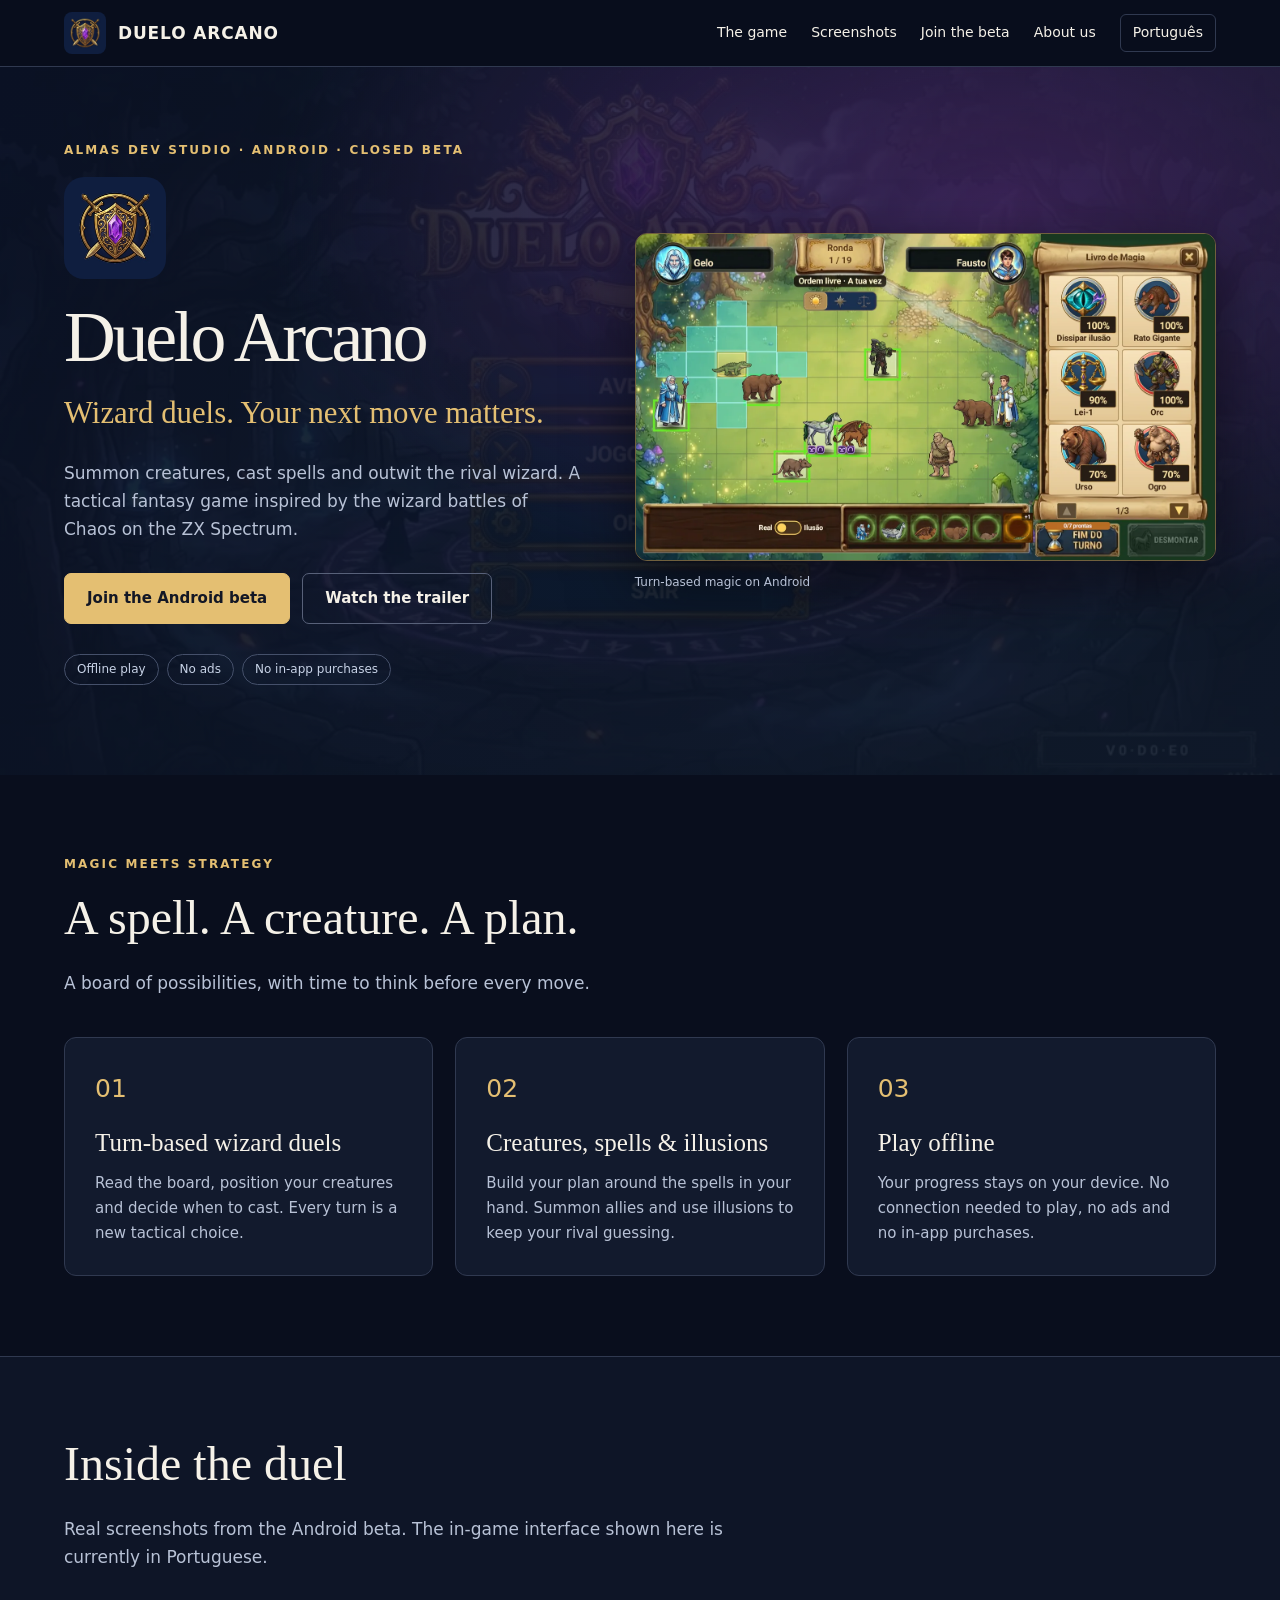
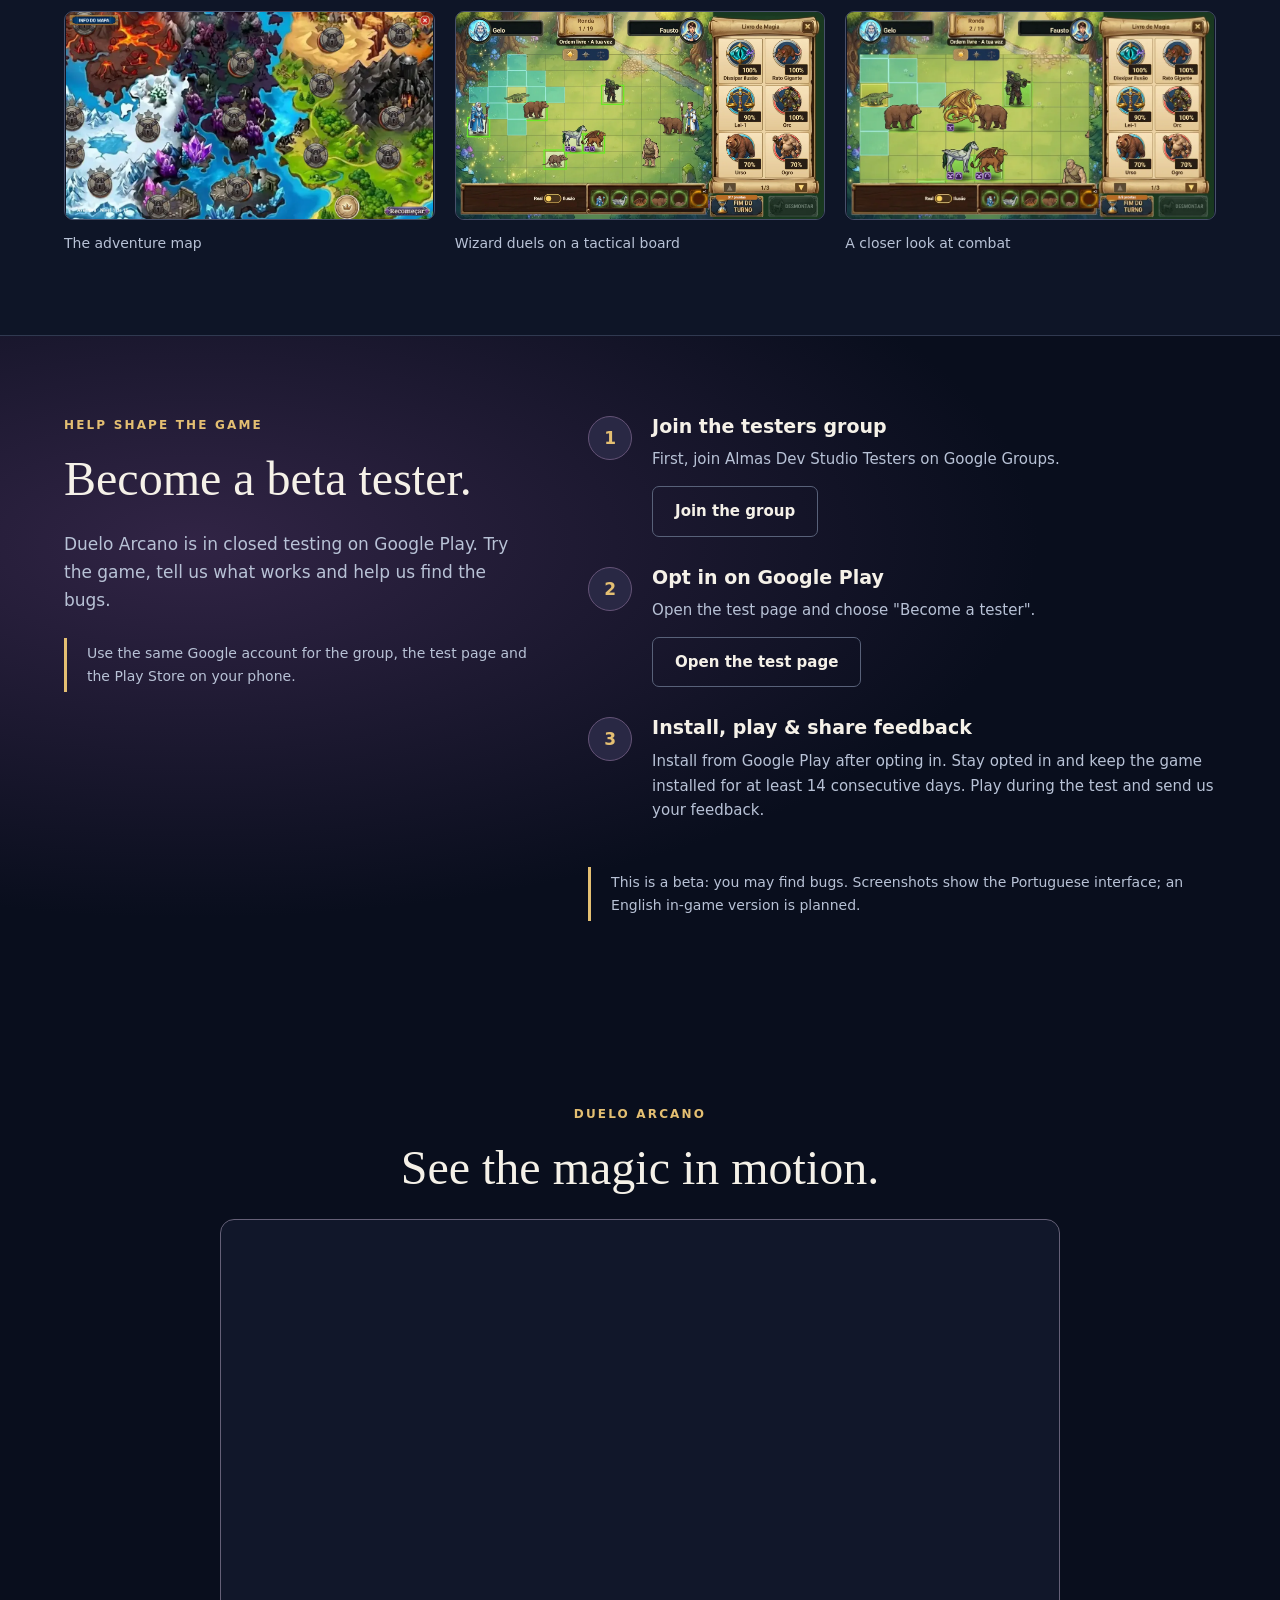
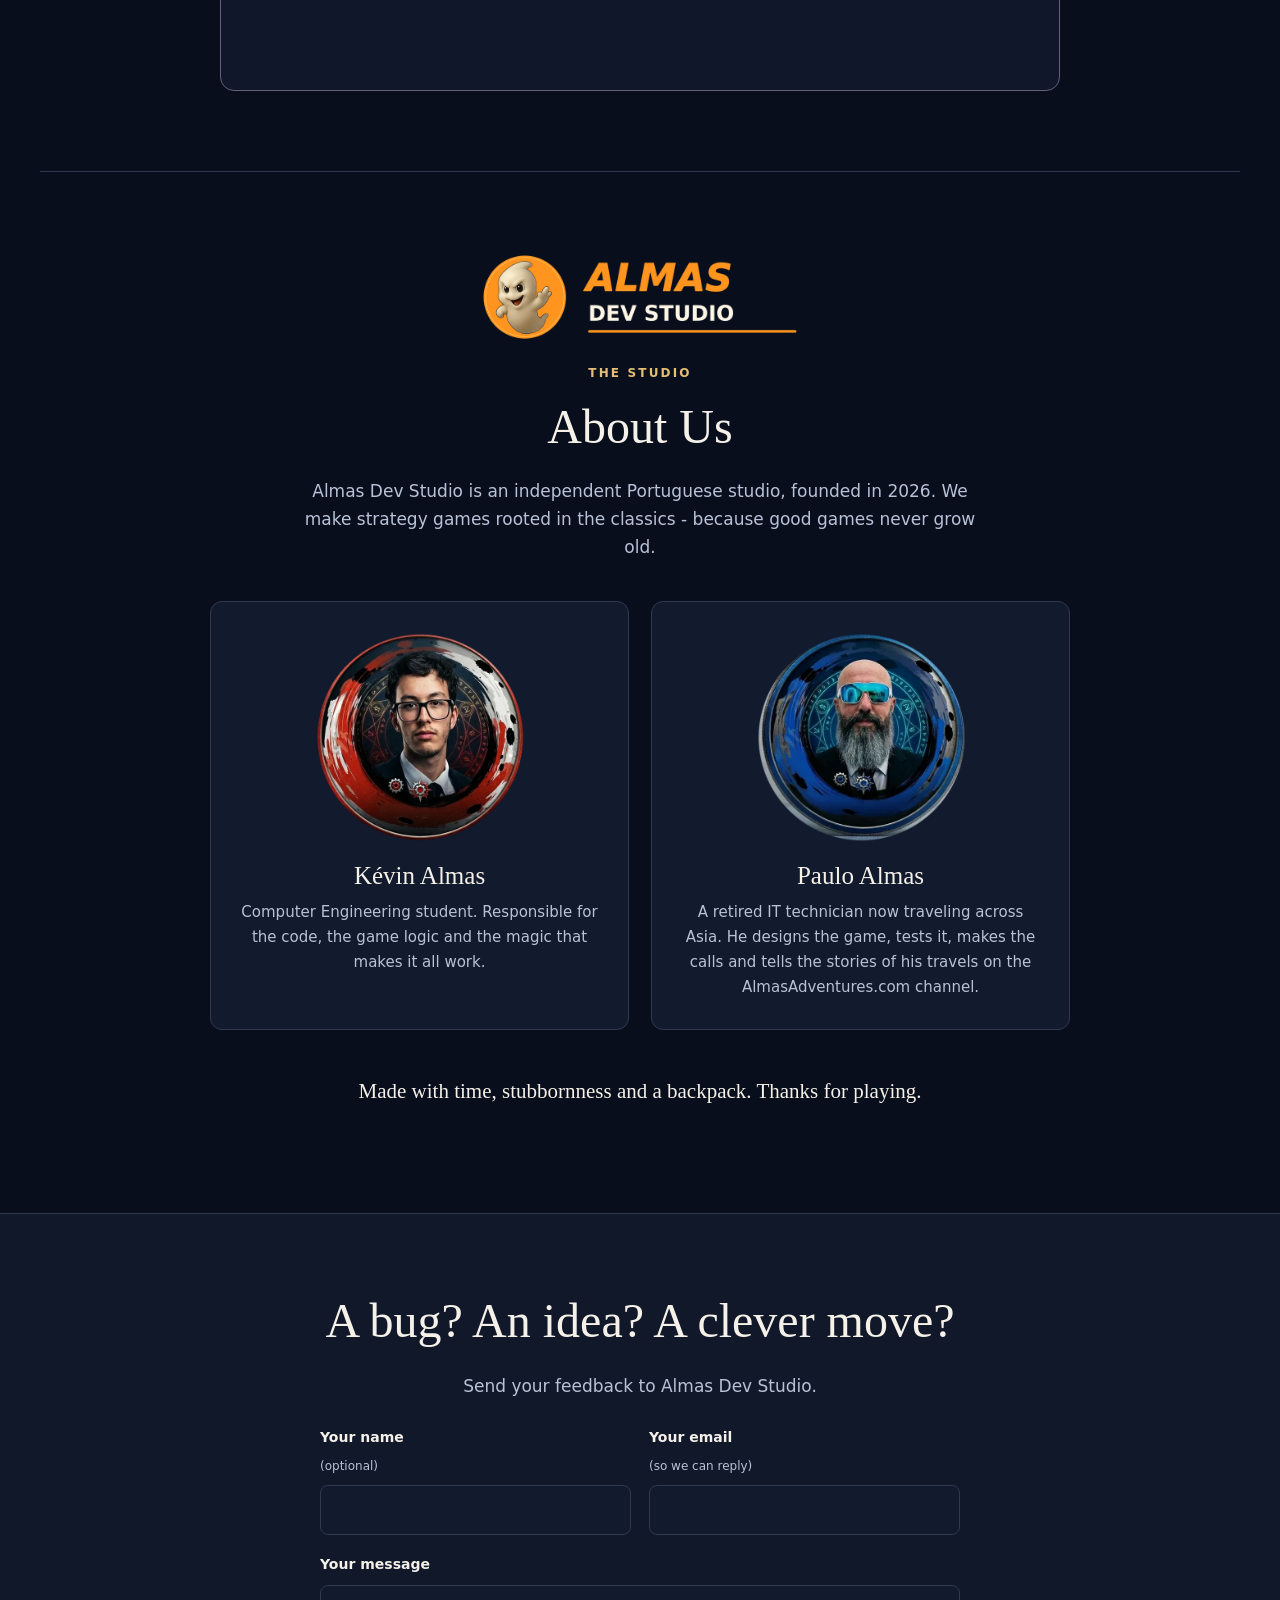
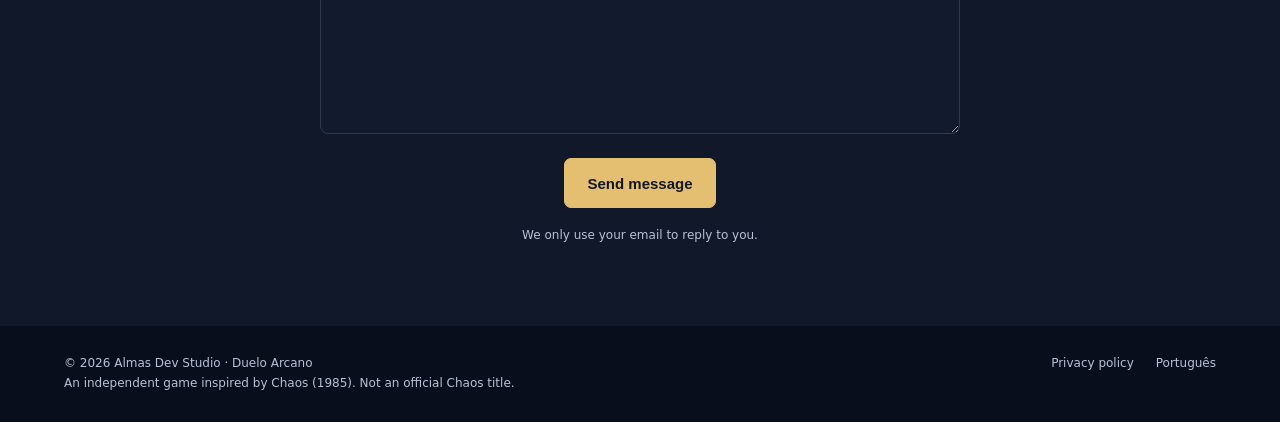
<file: index.html>
<!doctype html><html lang="en"><head><meta charset="utf-8"><meta name="viewport" content="width=device-width,initial-scale=1"><title>Duelo Arcano | Almas Dev Studio</title><meta name="description" content="Turn-based wizard duels for Android. Offline, no ads, no in-app purchases. Join the Duelo Arcano closed beta."><meta property="og:title" content="Duelo Arcano | Almas Dev Studio"><meta property="og:description" content="Turn-based wizard duels for Android. Offline, no ads, no in-app purchases. Join the Duelo Arcano closed beta."><meta property="og:image" content="https://almasadventures.com/duelo-arcano/assets/board.webp"><meta name="theme-color" content="#090e1d"><link rel="icon" href="assets/icon.webp"><link rel="stylesheet" href="style.css?v=20261013"><link rel="alternate" hreflang="en" href="https://almasadventures.com/duelo-arcano/"><link rel="alternate" hreflang="pt" href="https://almasadventures.com/duelo-arcano/pt.html"></head><body>
<header><div class="nav"><a class="brand" href="#top"><img src="assets/icon.webp" alt="" width="42" height="42">DUELO ARCANO</a><nav aria-label="Navigation"><a class="sectionlink" href="#game">The game</a><a class="sectionlink" href="#screens">Screenshots</a><a class="sectionlink" href="#beta">Join the beta</a><a class="sectionlink" href="#about">About us</a><a class="lang" href="pt.html" lang="pt">Português</a></nav></div></header>
<main id="top"><section class="hero"><div class="wrap"><div class="intro"><p class="eyebrow">Almas Dev Studio · Android · Closed beta</p><img class="crest" src="assets/icon.webp" alt="Duelo Arcano" width="102" height="102"><h1>Duelo Arcano<span>Wizard duels. Your next move matters.</span></h1><p>Summon creatures, cast spells and outwit the rival wizard. A tactical fantasy game inspired by the wizard battles of Chaos on the ZX Spectrum.</p><div class="actions"><a class="btn" href="#beta">Join the Android beta</a><a class="btn secondary" href="#trailer">Watch the trailer</a></div><div class="tags"><span>Offline play</span><span>No ads</span><span>No in-app purchases</span></div></div><div><div class="screen"><img src="assets/board.webp" alt="Wizard duels on a tactical board" width="1429" height="804" fetchpriority="high"></div><div class="caption">Turn-based magic on Android</div></div></div></section>
<section id="game" class="wrap"><div class="sectionhead"><p class="eyebrow">Magic meets strategy</p><h2>A spell. A creature. A plan.</h2><p>A board of possibilities, with time to think before every move.</p></div><div class="cards"><article class="card"><span class="symbol">01</span><h3>Turn-based wizard duels</h3><p>Read the board, position your creatures and decide when to cast. Every turn is a new tactical choice.</p></article><article class="card"><span class="symbol">02</span><h3>Creatures, spells & illusions</h3><p>Build your plan around the spells in your hand. Summon allies and use illusions to keep your rival guessing.</p></article><article class="card"><span class="symbol">03</span><h3>Play offline</h3><p>Your progress stays on your device. No connection needed to play, no ads and no in-app purchases.</p></article></div></section>
<section id="screens" class="gallery"><div class="wrap"><div class="sectionhead"><h2>Inside the duel</h2><p>Real screenshots from the Android beta. The in-game interface shown here is currently in Portuguese.</p></div><div class="shots"><figure><a href="assets/map.webp" target="_blank" rel="noopener"><img src="assets/map.webp" alt="The adventure map" width="1000" height="563" loading="lazy"></a><figcaption>The adventure map</figcaption></figure><figure><a href="assets/board.webp" target="_blank" rel="noopener"><img src="assets/board.webp" alt="Wizard duels on a tactical board" width="1000" height="563" loading="lazy"></a><figcaption>Wizard duels on a tactical board</figcaption></figure><figure><a href="assets/combat.webp" target="_blank" rel="noopener"><img src="assets/combat.webp" alt="A closer look at combat" width="1000" height="563" loading="lazy"></a><figcaption>A closer look at combat</figcaption></figure></div></div></section>
<section id="beta" class="beta"><div class="wrap beta-grid"><div><p class="eyebrow">Help shape the game</p><h2>Become a beta tester.</h2><p>Duelo Arcano is in closed testing on Google Play. Try the game, tell us what works and help us find the bugs.</p><p class="note">Use the same Google account for the group, the test page and the Play Store on your phone.</p></div><div><ol class="steps"><li><h3>Join the testers group</h3><p>First, join Almas Dev Studio Testers on Google Groups.</p><a class="btn secondary" href="https://groups.google.com/g/almasdevstudio-testers" target="_blank" rel="noopener">Join the group</a></li><li><h3>Opt in on Google Play</h3><p>Open the test page and choose "Become a tester".</p><a class="btn secondary" href="https://play.google.com/apps/testing/com.almas.dueloarcano" target="_blank" rel="noopener">Open the test page</a></li><li><h3>Install, play & share feedback</h3><p>Install from Google Play after opting in. Stay opted in and keep the game installed for at least 14 consecutive days. Play during the test and send us your feedback.</p></li></ol><p class="note">This is a beta: you may find bugs. Screenshots show the Portuguese interface; an English in-game version is planned.</p></div></div></section>
<section id="trailer" class="wrap"><div class="trailer"><p class="eyebrow">Duelo Arcano</p><h2>See the magic in motion.</h2><div class="video" style="aspect-ratio:16/9"><iframe src="https://www.youtube.com/embed/MO10ZWKVBEc" title="Duelo Arcano: Magos por Turnos" style="position:absolute;inset:0;width:100%;height:100%;border:0" loading="lazy" allow="accelerometer; clipboard-write; encrypted-media; gyroscope; picture-in-picture; web-share" referrerpolicy="strict-origin-when-cross-origin" allowfullscreen></iframe></div></div></section>
<section id="about" class="wrap quem">
        <div class="sectionhead">
          <img class="studio-logo" src="assets/studio.webp" alt="Almas Dev Studio" width="794" height="222" loading="lazy">
          <p class="eyebrow">The studio</p>
          <h2>About Us</h2>
          <p>Almas Dev Studio is an independent Portuguese studio, founded in 2026. We make strategy games rooted in the classics - because good games never grow old.</p>
        </div>
        <div class="team">
          <article class="member">
            <img src="assets/retrato-kevin.webp" alt="Portrait of Kévin Almas" width="512" height="512" loading="lazy">
            <h3>Kévin Almas</h3>
            <p class="bio">Computer Engineering student. Responsible for the code, the game logic and the magic that makes it all work.</p>
          </article>
          <article class="member">
            <img src="assets/retrato-paulo.webp" alt="Portrait of Paulo Almas" width="512" height="512" loading="lazy">
            <h3>Paulo Almas</h3>
            <p class="bio">A retired IT technician now traveling across Asia. He designs the game, tests it, makes the calls and tells the stories of his travels on the AlmasAdventures.com channel.</p>
          </article>
        </div>
        <p class="quem-footer">Made with time, stubbornness and a backpack. Thanks for playing.</p>
      </section>
<section class="contact"><div class="wrap"><h2>A bug? An idea? A clever move?</h2><p>Send your feedback to Almas Dev Studio.</p><form class="contactform" action="https://almasadventures.com/mensagens/contacto.php" method="post" accept-charset="utf-8"><input type="hidden" name="lang" value="en"><div class="ff-row"><label>Your name <span>(optional)</span><input type="text" name="nome" maxlength="80" autocomplete="name"></label><label>Your email <span>(so we can reply)</span><input type="email" name="email" maxlength="120" required autocomplete="email"></label></div><label>Your message<textarea name="mensagem" rows="5" maxlength="2000" required></textarea></label><button class="btn" type="submit">Send message</button><p class="ff-note">We only use your email to reply to you.</p></form></div></section></main>
<footer><span>© 2026 Almas Dev Studio · Duelo Arcano<br><small>An independent game inspired by Chaos (1985). Not an official Chaos title.</small></span><div><a href="privacy/">Privacy policy</a><a href="pt.html" lang="pt">Português</a></div></footer></body></html>
</file>
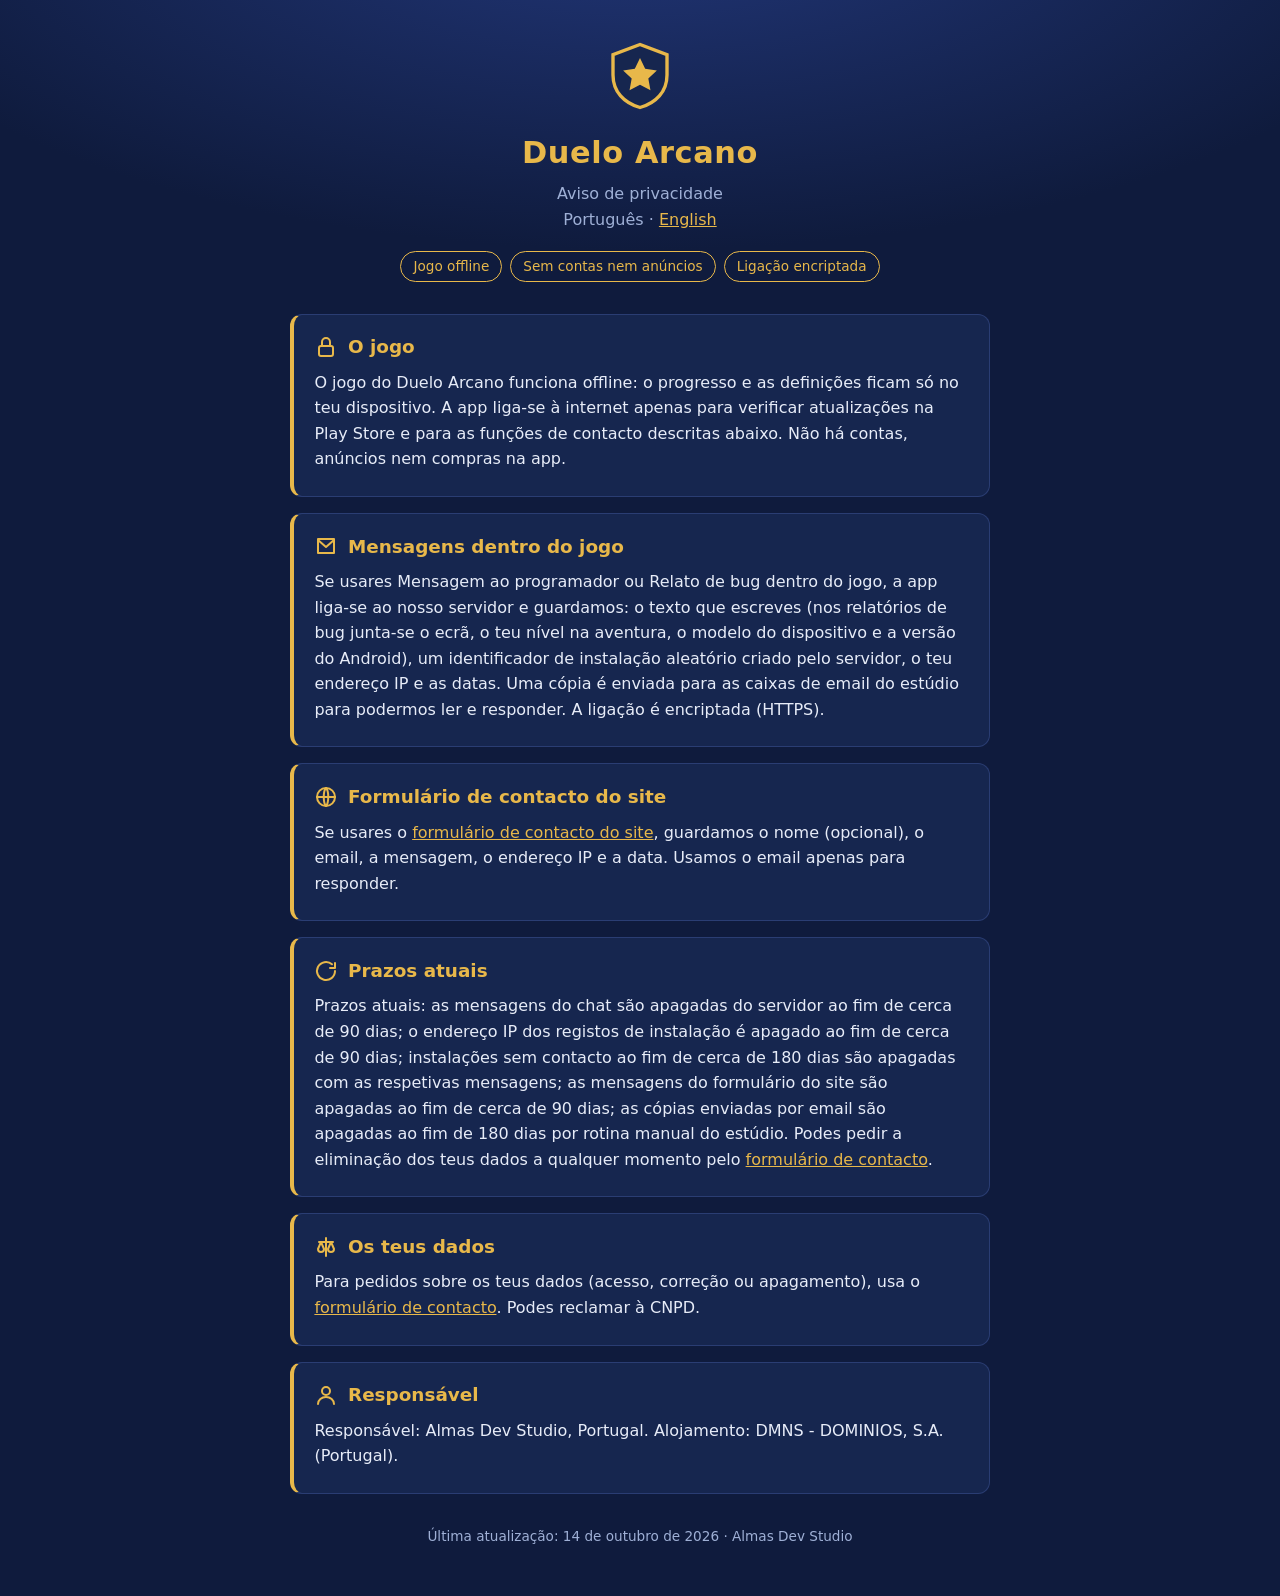
<file: privacidade/index.html>
<!DOCTYPE html>
<html lang="pt-PT">
<head>
<meta charset="utf-8">
<meta name="viewport" content="width=device-width, initial-scale=1">
<title>Aviso de privacidade - Duelo Arcano</title>
<meta name="description" content="Aviso de privacidade do Duelo Arcano: o que a app e o site guardam quando contactas o estúdio, e durante quanto tempo.">
<style>
:root{--bg:#0F1B3D;--card:#16264F;--gold:#E8B84A;--txt:#E7ECF8;--mut:#9FB0D6}
*{box-sizing:border-box}
body{margin:0;background:radial-gradient(1200px 500px at 50% -100px,#22377a 0,var(--bg) 70%);color:var(--txt);font:16px/1.6 system-ui,-apple-system,"Segoe UI",Roboto,sans-serif}
.w{max-width:46rem;margin:0 auto;padding:2.5rem 1.1rem 3rem}
header{text-align:center;margin-bottom:2rem}
header svg{width:72px;height:72px}
h1{margin:.6rem 0 .2rem;font-size:1.9rem;color:var(--gold);letter-spacing:.02em}
.sub{color:var(--mut);margin:0}
.badges{display:flex;flex-wrap:wrap;gap:.5rem;justify-content:center;margin:1.2rem 0 0}
.badges span{border:1px solid var(--gold);color:var(--gold);border-radius:999px;padding:.2rem .75rem;font-size:.85rem}
section{background:var(--card);border:1px solid #2a3d73;border-left:4px solid var(--gold);border-radius:12px;padding:1.1rem 1.3rem;margin:1rem 0}
h2{display:flex;align-items:center;gap:.6rem;margin:0 0 .5rem;font-size:1.15rem;color:var(--gold)}
h2 svg{width:24px;height:24px;flex:none;fill:none;stroke:var(--gold);stroke-width:2;stroke-linecap:round;stroke-linejoin:round}
p{margin:.4rem 0}ul{margin:.4rem 0;padding-left:1.2rem}li{margin:.2rem 0}
a{color:var(--gold)}
footer{text-align:center;color:var(--mut);font-size:.85rem;margin-top:2rem}
</style>
</head>
<body>
<div class="w">
<header>
<svg viewBox="0 0 64 64" aria-hidden="true"><path d="M32 4 8 13v18c0 15 10 25 24 29 14-4 24-14 24-29V13z" fill="#16264F" stroke="#E8B84A" stroke-width="3"/><path d="m32 16 4.6 9.6 10.4 1.4-7.6 7.3 1.9 10.4L32 39.7l-9.3 5 1.9-10.4L17 27l10.4-1.4z" fill="#E8B84A"/></svg>
<h1>Duelo Arcano</h1>
<p class="sub">Aviso de privacidade</p>
<p class="sub">Português &middot; <a href="../privacy/" hreflang="en">English</a></p>
<div class="badges"><span>Jogo offline</span><span>Sem contas nem anúncios</span><span>Ligação encriptada</span></div>
</header>

<section>
<h2><svg viewBox="0 0 24 24"><rect x="5" y="11" width="14" height="10" rx="2"/><path d="M8 11V7a4 4 0 0 1 8 0v4"/></svg>O jogo</h2>
<p>O jogo do Duelo Arcano funciona offline: o progresso e as definições ficam só no teu dispositivo. A app liga-se à internet apenas para verificar atualizações na Play Store e para as funções de contacto descritas abaixo. Não há contas, anúncios nem compras na app.</p>
</section>

<section>
<h2><svg viewBox="0 0 24 24"><path d="M4 5h16v14H4z"/><path d="m4 6 8 7 8-7"/></svg>Mensagens dentro do jogo</h2>
<p>Se usares Mensagem ao programador ou Relato de bug dentro do jogo, a app liga-se ao nosso servidor e guardamos: o texto que escreves (nos relatórios de bug junta-se o ecrã, o teu nível na aventura, o modelo do dispositivo e a versão do Android), um identificador de instalação aleatório criado pelo servidor, o teu endereço IP e as datas. Uma cópia é enviada para as caixas de email do estúdio para podermos ler e responder. A ligação é encriptada (HTTPS).</p>
</section>

<section>
<h2><svg viewBox="0 0 24 24"><circle cx="12" cy="12" r="9"/><path d="M3 12h18M12 3c3 3 3 15 0 18M12 3c-3 3-3 15 0 18"/></svg>Formulário de contacto do site</h2>
<p>Se usares o <a href="../pt.html">formulário de contacto do site</a>, guardamos o nome (opcional), o email, a mensagem, o endereço IP e a data. Usamos o email apenas para responder.</p>
</section>

<section>
<h2><svg viewBox="0 0 24 24"><path d="M21 12a9 9 0 1 1-3-6.7M21 4v5h-5"/></svg>Prazos atuais</h2>
<p>Prazos atuais: as mensagens do chat são apagadas do servidor ao fim de cerca de 90 dias; o endereço IP dos registos de instalação é apagado ao fim de cerca de 90 dias; instalações sem contacto ao fim de cerca de 180 dias são apagadas com as respetivas mensagens; as mensagens do formulário do site são apagadas ao fim de cerca de 90 dias; as cópias enviadas por email são apagadas ao fim de 180 dias por rotina manual do estúdio. Podes pedir a eliminação dos teus dados a qualquer momento pelo <a href="../pt.html">formulário de contacto</a>.</p>
</section>

<section>
<h2><svg viewBox="0 0 24 24"><path d="M12 3v18M5 7h14M7 7l-3 7a3 3 0 0 0 6 0zM17 7l-3 7a3 3 0 0 0 6 0z"/></svg>Os teus dados</h2>
<p>Para pedidos sobre os teus dados (acesso, correção ou apagamento), usa o <a href="../pt.html">formulário de contacto</a>. Podes reclamar à CNPD.</p>
</section>

<section>
<h2><svg viewBox="0 0 24 24"><circle cx="12" cy="8" r="4"/><path d="M4 21c0-4 3.6-7 8-7s8 3 8 7"/></svg>Responsável</h2>
<p>Responsável: Almas Dev Studio, Portugal. Alojamento: DMNS - DOMINIOS, S.A. (Portugal).</p>
</section>

<footer>Última atualização: 14 de outubro de 2026 &middot; Almas Dev Studio</footer>
</div>
</body>
</html>
</file>
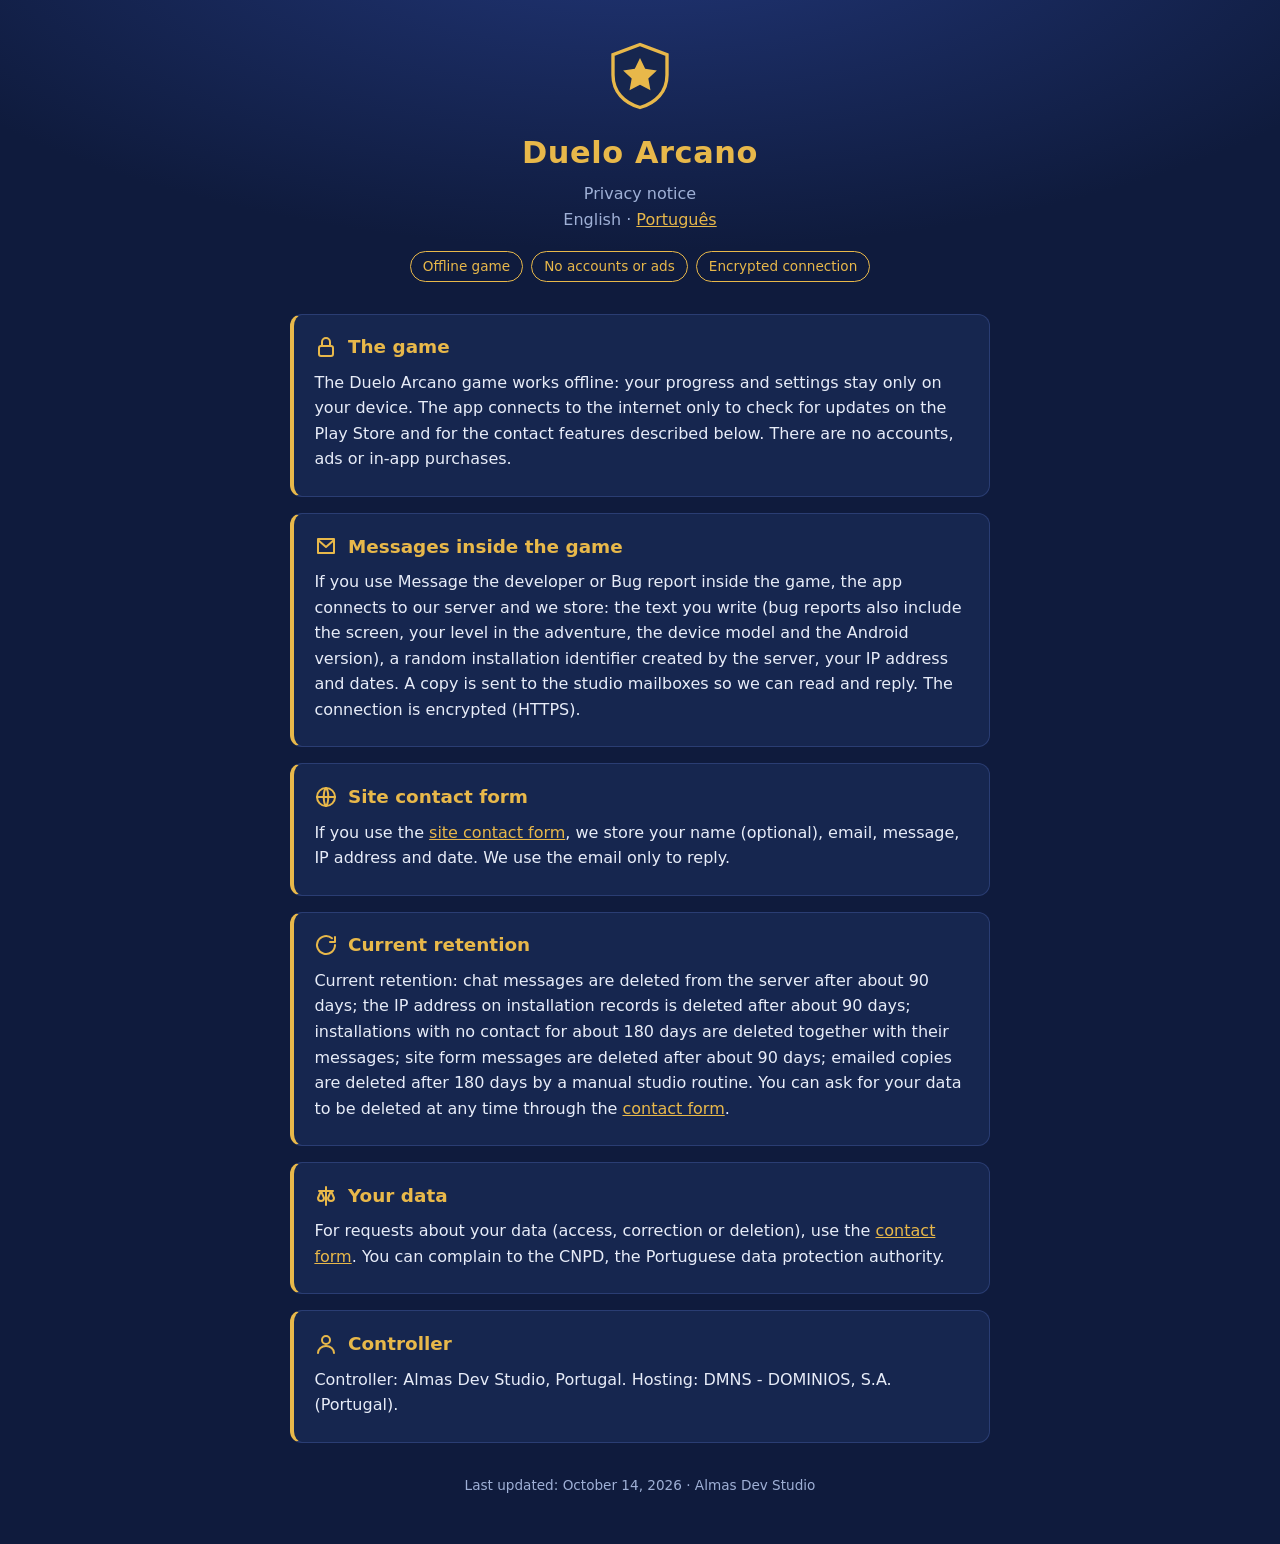
<file: privacy/index.html>
<!DOCTYPE html>
<html lang="en">
<head>
<meta charset="utf-8">
<meta name="viewport" content="width=device-width, initial-scale=1">
<title>Privacy notice - Duelo Arcano</title>
<meta name="description" content="Privacy notice for Duelo Arcano: what the app and the site store when you contact the studio, and for how long.">
<style>
:root{--bg:#0F1B3D;--card:#16264F;--gold:#E8B84A;--txt:#E7ECF8;--mut:#9FB0D6}
*{box-sizing:border-box}
body{margin:0;background:radial-gradient(1200px 500px at 50% -100px,#22377a 0,var(--bg) 70%);color:var(--txt);font:16px/1.6 system-ui,-apple-system,"Segoe UI",Roboto,sans-serif}
.w{max-width:46rem;margin:0 auto;padding:2.5rem 1.1rem 3rem}
header{text-align:center;margin-bottom:2rem}
header svg{width:72px;height:72px}
h1{margin:.6rem 0 .2rem;font-size:1.9rem;color:var(--gold);letter-spacing:.02em}
.sub{color:var(--mut);margin:0}
.badges{display:flex;flex-wrap:wrap;gap:.5rem;justify-content:center;margin:1.2rem 0 0}
.badges span{border:1px solid var(--gold);color:var(--gold);border-radius:999px;padding:.2rem .75rem;font-size:.85rem}
section{background:var(--card);border:1px solid #2a3d73;border-left:4px solid var(--gold);border-radius:12px;padding:1.1rem 1.3rem;margin:1rem 0}
h2{display:flex;align-items:center;gap:.6rem;margin:0 0 .5rem;font-size:1.15rem;color:var(--gold)}
h2 svg{width:24px;height:24px;flex:none;fill:none;stroke:var(--gold);stroke-width:2;stroke-linecap:round;stroke-linejoin:round}
p{margin:.4rem 0}ul{margin:.4rem 0;padding-left:1.2rem}li{margin:.2rem 0}
a{color:var(--gold)}
footer{text-align:center;color:var(--mut);font-size:.85rem;margin-top:2rem}
</style>
</head>
<body>
<div class="w">
<header>
<svg viewBox="0 0 64 64" aria-hidden="true"><path d="M32 4 8 13v18c0 15 10 25 24 29 14-4 24-14 24-29V13z" fill="#16264F" stroke="#E8B84A" stroke-width="3"/><path d="m32 16 4.6 9.6 10.4 1.4-7.6 7.3 1.9 10.4L32 39.7l-9.3 5 1.9-10.4L17 27l10.4-1.4z" fill="#E8B84A"/></svg>
<h1>Duelo Arcano</h1>
<p class="sub">Privacy notice</p>
<p class="sub">English &middot; <a href="../privacidade/" hreflang="pt">Português</a></p>
<div class="badges"><span>Offline game</span><span>No accounts or ads</span><span>Encrypted connection</span></div>
</header>

<section>
<h2><svg viewBox="0 0 24 24"><rect x="5" y="11" width="14" height="10" rx="2"/><path d="M8 11V7a4 4 0 0 1 8 0v4"/></svg>The game</h2>
<p>The Duelo Arcano game works offline: your progress and settings stay only on your device. The app connects to the internet only to check for updates on the Play Store and for the contact features described below. There are no accounts, ads or in-app purchases.</p>
</section>

<section>
<h2><svg viewBox="0 0 24 24"><path d="M4 5h16v14H4z"/><path d="m4 6 8 7 8-7"/></svg>Messages inside the game</h2>
<p>If you use Message the developer or Bug report inside the game, the app connects to our server and we store: the text you write (bug reports also include the screen, your level in the adventure, the device model and the Android version), a random installation identifier created by the server, your IP address and dates. A copy is sent to the studio mailboxes so we can read and reply. The connection is encrypted (HTTPS).</p>
</section>

<section>
<h2><svg viewBox="0 0 24 24"><circle cx="12" cy="12" r="9"/><path d="M3 12h18M12 3c3 3 3 15 0 18M12 3c-3 3-3 15 0 18"/></svg>Site contact form</h2>
<p>If you use the <a href="../">site contact form</a>, we store your name (optional), email, message, IP address and date. We use the email only to reply.</p>
</section>

<section>
<h2><svg viewBox="0 0 24 24"><path d="M21 12a9 9 0 1 1-3-6.7M21 4v5h-5"/></svg>Current retention</h2>
<p>Current retention: chat messages are deleted from the server after about 90 days; the IP address on installation records is deleted after about 90 days; installations with no contact for about 180 days are deleted together with their messages; site form messages are deleted after about 90 days; emailed copies are deleted after 180 days by a manual studio routine. You can ask for your data to be deleted at any time through the <a href="../">contact form</a>.</p>
</section>

<section>
<h2><svg viewBox="0 0 24 24"><path d="M12 3v18M5 7h14M7 7l-3 7a3 3 0 0 0 6 0zM17 7l-3 7a3 3 0 0 0 6 0z"/></svg>Your data</h2>
<p>For requests about your data (access, correction or deletion), use the <a href="../">contact form</a>. You can complain to the CNPD, the Portuguese data protection authority.</p>
</section>

<section>
<h2><svg viewBox="0 0 24 24"><circle cx="12" cy="8" r="4"/><path d="M4 21c0-4 3.6-7 8-7s8 3 8 7"/></svg>Controller</h2>
<p>Controller: Almas Dev Studio, Portugal. Hosting: DMNS - DOMINIOS, S.A. (Portugal).</p>
</section>

<footer>Last updated: October 14, 2026 &middot; Almas Dev Studio</footer>
</div>
</body>
</html>
</file>
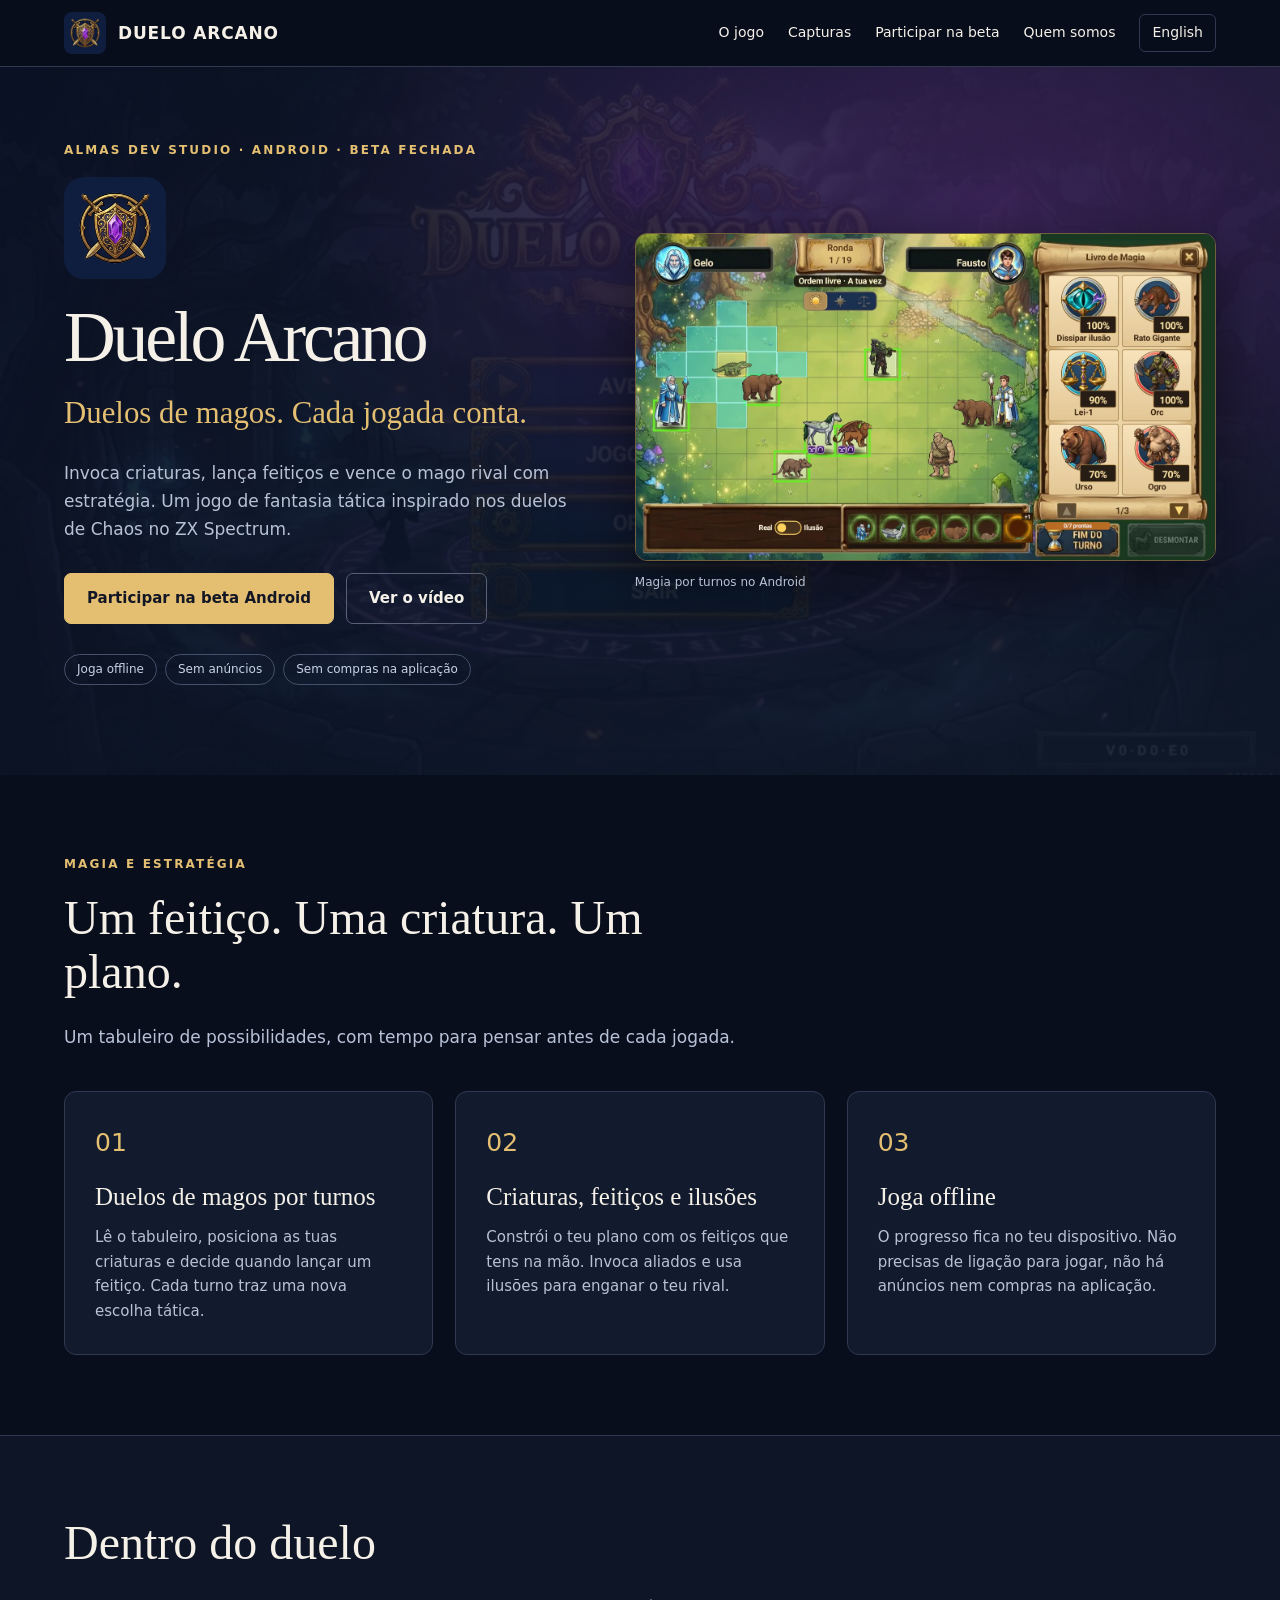
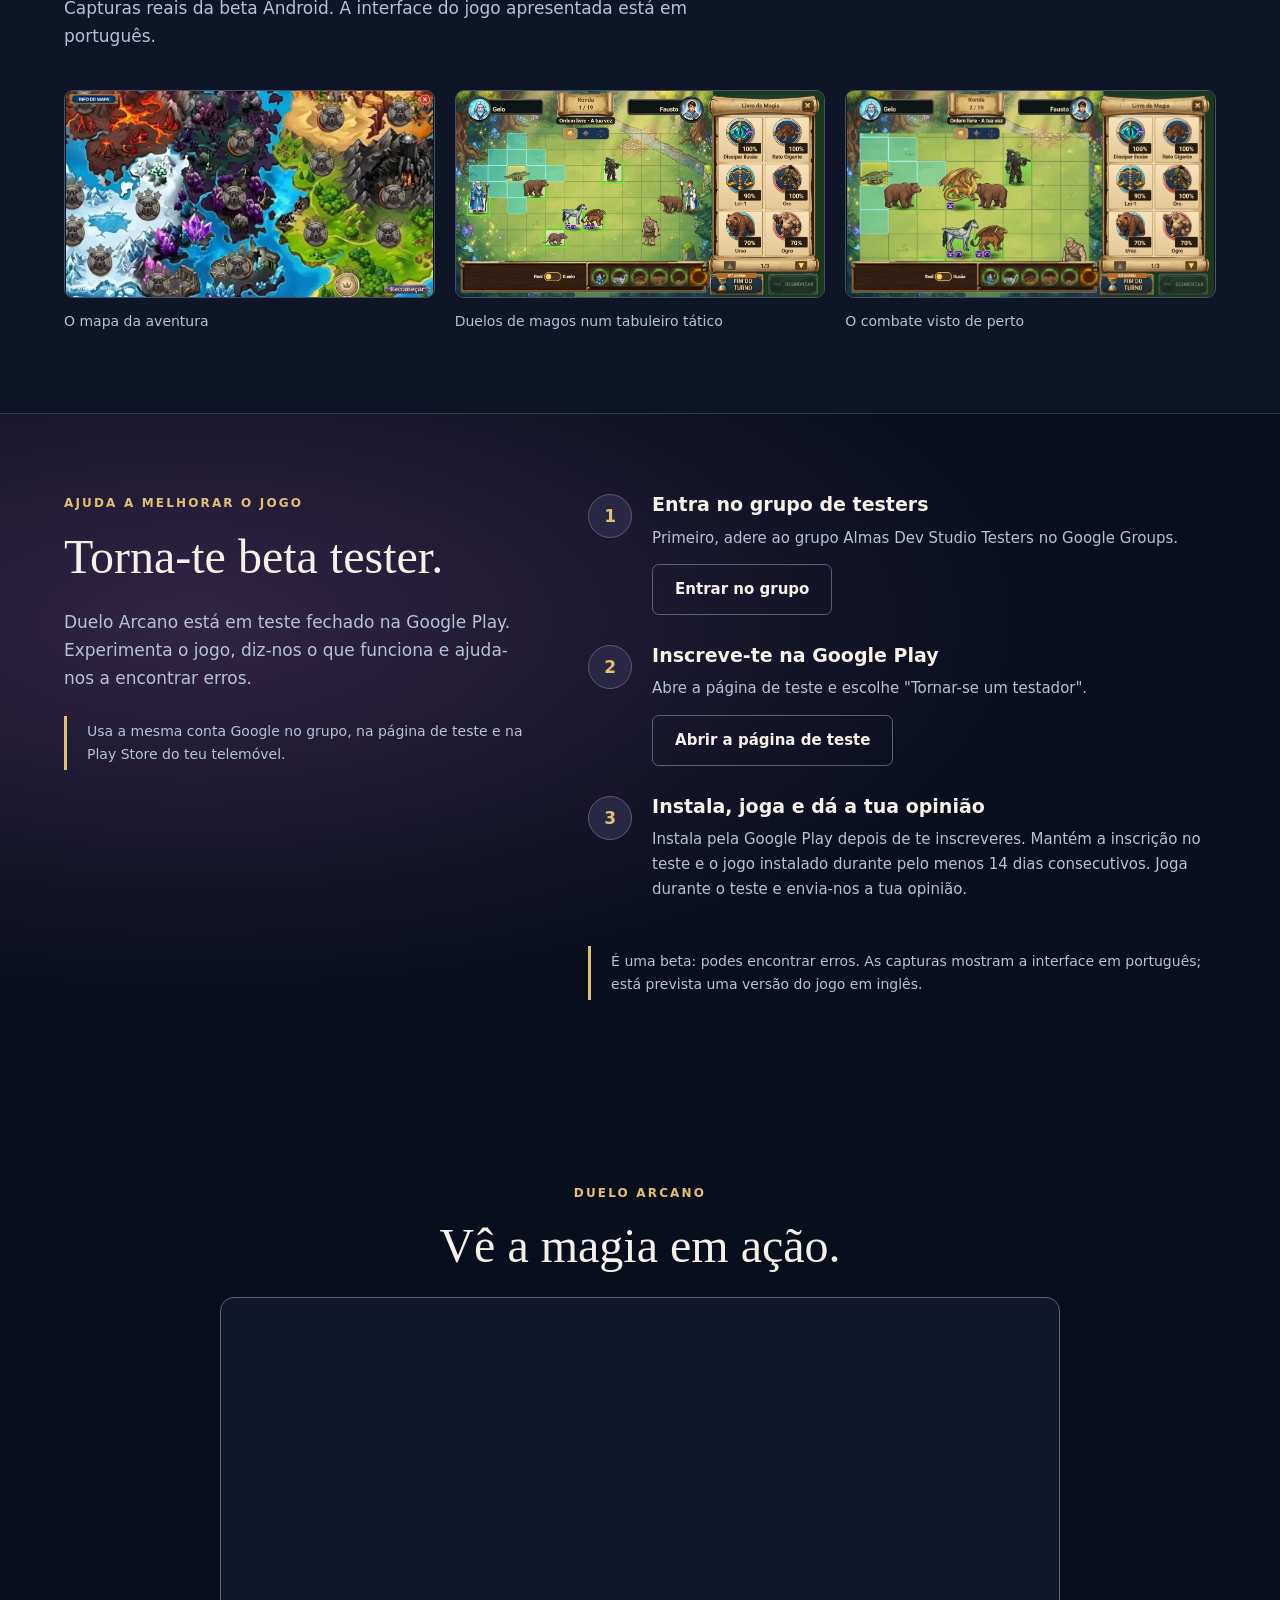
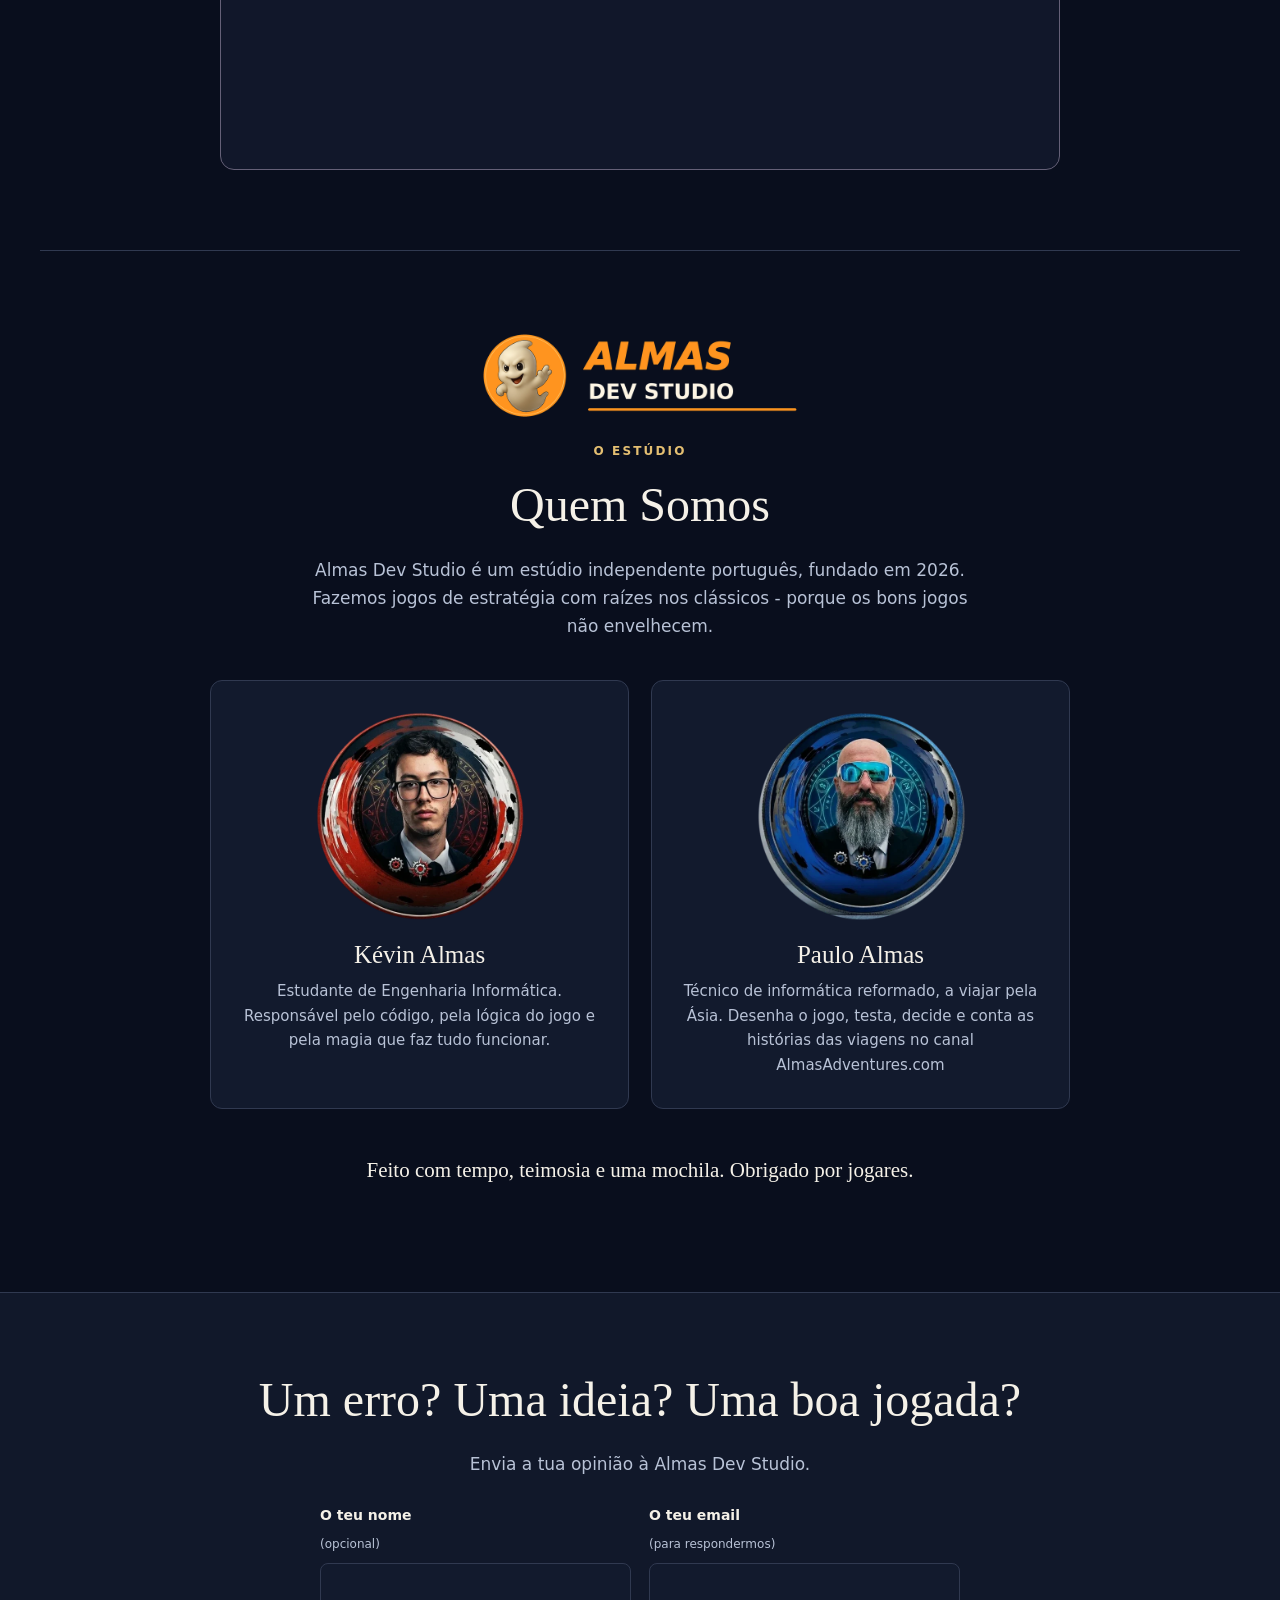
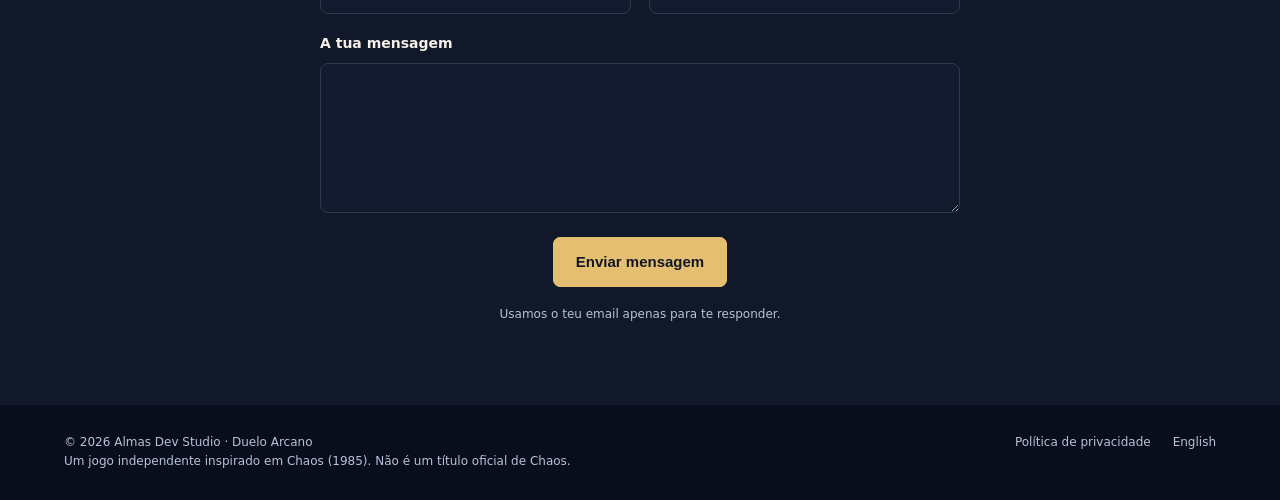
<file: pt.html>
<!doctype html><html lang="pt"><head><meta charset="utf-8"><meta name="viewport" content="width=device-width,initial-scale=1"><title>Duelo Arcano | Almas Dev Studio</title><meta name="description" content="Duelos de magos por turnos para Android. Offline, sem anúncios nem compras na aplicação. Participa na beta fechada de Duelo Arcano."><meta property="og:title" content="Duelo Arcano | Almas Dev Studio"><meta property="og:description" content="Duelos de magos por turnos para Android. Offline, sem anúncios nem compras na aplicação. Participa na beta fechada de Duelo Arcano."><meta property="og:image" content="https://almasadventures.com/duelo-arcano/assets/board.webp"><meta name="theme-color" content="#090e1d"><link rel="icon" href="assets/icon.webp"><link rel="stylesheet" href="style.css?v=20261013"><link rel="alternate" hreflang="en" href="https://almasadventures.com/duelo-arcano/"><link rel="alternate" hreflang="pt" href="https://almasadventures.com/duelo-arcano/pt.html"></head><body>
<header><div class="nav"><a class="brand" href="#top"><img src="assets/icon.webp" alt="" width="42" height="42">DUELO ARCANO</a><nav aria-label="Navegação"><a class="sectionlink" href="#game">O jogo</a><a class="sectionlink" href="#screens">Capturas</a><a class="sectionlink" href="#beta">Participar na beta</a><a class="sectionlink" href="#quem-somos">Quem somos</a><a class="lang" href="index.html" lang="en">English</a></nav></div></header>
<main id="top"><section class="hero"><div class="wrap"><div class="intro"><p class="eyebrow">Almas Dev Studio · Android · Beta fechada</p><img class="crest" src="assets/icon.webp" alt="Duelo Arcano" width="102" height="102"><h1>Duelo Arcano<span>Duelos de magos. Cada jogada conta.</span></h1><p>Invoca criaturas, lança feitiços e vence o mago rival com estratégia. Um jogo de fantasia tática inspirado nos duelos de Chaos no ZX Spectrum.</p><div class="actions"><a class="btn" href="#beta">Participar na beta Android</a><a class="btn secondary" href="#trailer">Ver o vídeo</a></div><div class="tags"><span>Joga offline</span><span>Sem anúncios</span><span>Sem compras na aplicação</span></div></div><div><div class="screen"><img src="assets/board.webp" alt="Duelos de magos num tabuleiro tático" width="1429" height="804" fetchpriority="high"></div><div class="caption">Magia por turnos no Android</div></div></div></section>
<section id="game" class="wrap"><div class="sectionhead"><p class="eyebrow">Magia e estratégia</p><h2>Um feitiço. Uma criatura. Um plano.</h2><p>Um tabuleiro de possibilidades, com tempo para pensar antes de cada jogada.</p></div><div class="cards"><article class="card"><span class="symbol">01</span><h3>Duelos de magos por turnos</h3><p>Lê o tabuleiro, posiciona as tuas criaturas e decide quando lançar um feitiço. Cada turno traz uma nova escolha tática.</p></article><article class="card"><span class="symbol">02</span><h3>Criaturas, feitiços e ilusões</h3><p>Constrói o teu plano com os feitiços que tens na mão. Invoca aliados e usa ilusões para enganar o teu rival.</p></article><article class="card"><span class="symbol">03</span><h3>Joga offline</h3><p>O progresso fica no teu dispositivo. Não precisas de ligação para jogar, não há anúncios nem compras na aplicação.</p></article></div></section>
<section id="screens" class="gallery"><div class="wrap"><div class="sectionhead"><h2>Dentro do duelo</h2><p>Capturas reais da beta Android. A interface do jogo apresentada está em português.</p></div><div class="shots"><figure><a href="assets/map.webp" target="_blank" rel="noopener"><img src="assets/map.webp" alt="O mapa da aventura" width="1000" height="563" loading="lazy"></a><figcaption>O mapa da aventura</figcaption></figure><figure><a href="assets/board.webp" target="_blank" rel="noopener"><img src="assets/board.webp" alt="Duelos de magos num tabuleiro tático" width="1000" height="563" loading="lazy"></a><figcaption>Duelos de magos num tabuleiro tático</figcaption></figure><figure><a href="assets/combat.webp" target="_blank" rel="noopener"><img src="assets/combat.webp" alt="O combate visto de perto" width="1000" height="563" loading="lazy"></a><figcaption>O combate visto de perto</figcaption></figure></div></div></section>
<section id="beta" class="beta"><div class="wrap beta-grid"><div><p class="eyebrow">Ajuda a melhorar o jogo</p><h2>Torna-te beta tester.</h2><p>Duelo Arcano está em teste fechado na Google Play. Experimenta o jogo, diz-nos o que funciona e ajuda-nos a encontrar erros.</p><p class="note">Usa a mesma conta Google no grupo, na página de teste e na Play Store do teu telemóvel.</p></div><div><ol class="steps"><li><h3>Entra no grupo de testers</h3><p>Primeiro, adere ao grupo Almas Dev Studio Testers no Google Groups.</p><a class="btn secondary" href="https://groups.google.com/g/almasdevstudio-testers" target="_blank" rel="noopener">Entrar no grupo</a></li><li><h3>Inscreve-te na Google Play</h3><p>Abre a página de teste e escolhe "Tornar-se um testador".</p><a class="btn secondary" href="https://play.google.com/apps/testing/com.almas.dueloarcano" target="_blank" rel="noopener">Abrir a página de teste</a></li><li><h3>Instala, joga e dá a tua opinião</h3><p>Instala pela Google Play depois de te inscreveres. Mantém a inscrição no teste e o jogo instalado durante pelo menos 14 dias consecutivos. Joga durante o teste e envia-nos a tua opinião.</p></li></ol><p class="note">É uma beta: podes encontrar erros. As capturas mostram a interface em português; está prevista uma versão do jogo em inglês.</p></div></div></section>
<section id="trailer" class="wrap"><div class="trailer"><p class="eyebrow">Duelo Arcano</p><h2>Vê a magia em ação.</h2><div class="video" style="aspect-ratio:16/9"><iframe src="https://www.youtube.com/embed/MO10ZWKVBEc" title="Duelo Arcano: Magos por Turnos" style="position:absolute;inset:0;width:100%;height:100%;border:0" loading="lazy" allow="accelerometer; clipboard-write; encrypted-media; gyroscope; picture-in-picture; web-share" referrerpolicy="strict-origin-when-cross-origin" allowfullscreen></iframe></div></div></section>
<section id="quem-somos" class="wrap quem">
        <div class="sectionhead">
          <img class="studio-logo" src="assets/studio.webp" alt="Almas Dev Studio" width="794" height="222" loading="lazy">
          <p class="eyebrow">O estúdio</p>
          <h2>Quem Somos</h2>
          <p>Almas Dev Studio é um estúdio independente português, fundado em 2026. Fazemos jogos de estratégia com raízes nos clássicos - porque os bons jogos não envelhecem.</p>
        </div>
        <div class="team">
          <article class="member">
            <img src="assets/retrato-kevin.webp" alt="Retrato de Kévin Almas" width="512" height="512" loading="lazy">
            <h3>Kévin Almas</h3>
            <p class="bio">Estudante de Engenharia Informática. Responsável pelo código, pela lógica do jogo e pela magia que faz tudo funcionar.</p>
          </article>
          <article class="member">
            <img src="assets/retrato-paulo.webp" alt="Retrato de Paulo Almas" width="512" height="512" loading="lazy">
            <h3>Paulo Almas</h3>
            <p class="bio">Técnico de informática reformado, a viajar pela Ásia. Desenha o jogo, testa, decide e conta as histórias das viagens no canal AlmasAdventures.com</p>
          </article>
        </div>
        <p class="quem-footer">Feito com tempo, teimosia e uma mochila. Obrigado por jogares.</p>
      </section>
<section class="contact"><div class="wrap"><h2>Um erro? Uma ideia? Uma boa jogada?</h2><p>Envia a tua opinião à Almas Dev Studio.</p><form class="contactform" action="https://almasadventures.com/mensagens/contacto.php" method="post" accept-charset="utf-8"><input type="hidden" name="lang" value="pt"><div class="ff-row"><label>O teu nome <span>(opcional)</span><input type="text" name="nome" maxlength="80" autocomplete="name"></label><label>O teu email <span>(para respondermos)</span><input type="email" name="email" maxlength="120" required autocomplete="email"></label></div><label>A tua mensagem<textarea name="mensagem" rows="5" maxlength="2000" required></textarea></label><button class="btn" type="submit">Enviar mensagem</button><p class="ff-note">Usamos o teu email apenas para te responder.</p></form></div></section></main>
<footer><span>© 2026 Almas Dev Studio · Duelo Arcano<br><small>Um jogo independente inspirado em Chaos (1985). Não é um título oficial de Chaos.</small></span><div><a href="privacidade/">Política de privacidade</a><a href="index.html" lang="en">English</a></div></footer></body></html>
</file>
<file: style.css>
:root{--bg:#090e1d;--panel:#121a2d;--ink:#f5f1e8;--muted:#b8c2d6;--gold:#e4bf72;--line:#303950}*{box-sizing:border-box}html{scroll-behavior:smooth;scroll-padding-top:100px}body{margin:0;background:var(--bg);color:var(--ink);font:17px/1.65 system-ui,sans-serif}a{color:inherit;text-decoration:none}a:focus-visible,button:focus-visible{outline:3px solid #e4bf72;outline-offset:5px}img{display:block;max-width:100%;height:auto}header{background:#090e1df2;border-bottom:1px solid var(--line);position:sticky;top:0;z-index:4}.nav{max-width:1200px;margin:auto;padding:12px 24px;display:flex;align-items:center;gap:24px}.brand{display:flex;align-items:center;gap:12px;font-weight:700;letter-spacing:.05em}.brand img{width:42px;border-radius:8px}nav{margin-left:auto;display:flex;gap:24px;align-items:center;font-size:14px}.lang{border:1px solid var(--line);border-radius:6px;padding:6px 12px}.wrap{max-width:1200px;margin:auto;padding:80px 24px}.hero{position:relative;overflow:hidden;background:radial-gradient(ellipse at 78% 20%,#3b2357 0%,transparent 52%),linear-gradient(120deg,#0b1326,#101a2b)}.hero:before{content:'';position:absolute;inset:0;background:url('assets/menu.webp') center/cover;opacity:.08;pointer-events:none}.hero .wrap{position:relative;display:grid;grid-template-columns:1fr 1.12fr;gap:52px;align-items:center;padding-top:74px;padding-bottom:90px}.eyebrow{font-size:12px;font-weight:700;color:var(--gold);text-transform:uppercase;letter-spacing:.18em;margin:0 0 16px}.crest{width:102px;margin-bottom:18px;border-radius:20px}h1,h2,h3{font-family:Georgia,serif;font-weight:400;line-height:1.12;margin:0 0 24px}h1{font-size:clamp(46px,5.6vw,76px);letter-spacing:-.045em}h1 span{display:block;color:var(--gold);font-size:.43em;letter-spacing:0;line-height:1.35;margin-top:16px}h2{font-size:clamp(32px,4vw,48px)}h3{font-size:25px;margin-bottom:14px}p{margin:0 0 24px;color:var(--muted)}.actions{display:flex;gap:12px;flex-wrap:wrap;margin:30px 0}.btn{display:inline-flex;justify-content:center;align-items:center;min-height:50px;padding:12px 22px;border-radius:7px;border:1px solid var(--gold);font-size:15px;font-weight:700;background:var(--gold);color:#131725}.btn.secondary{background:transparent;color:var(--ink);border-color:#586179}.btn:hover{filter:brightness(1.12)}.tags{display:flex;flex-wrap:wrap;gap:8px;font-size:12px;color:#c8d3e7}.tags span{border:1px solid #45506a;border-radius:30px;padding:5px 12px}.screen{border:1px solid #70603d;border-radius:12px;box-shadow:0 24px 65px #0008;overflow:hidden;background:#10192b}.screen img{width:100%;aspect-ratio:1429/804;object-fit:contain}.caption{font-size:12px;color:var(--muted);margin-top:12px}.sectionhead{max-width:680px;margin-bottom:40px}.cards{display:grid;grid-template-columns:repeat(3,1fr);gap:22px}.card{background:var(--panel);border:1px solid var(--line);border-radius:12px;padding:30px}.card p{margin-bottom:0;font-size:15px}.symbol{color:var(--gold);font-size:25px;display:block;margin-bottom:20px}.gallery{background:#0e1527;border-top:1px solid var(--line);border-bottom:1px solid var(--line)}.shots{display:grid;grid-template-columns:repeat(3,1fr);gap:20px}figure{margin:0}figure img{border-radius:9px;border:1px solid #48506a;width:100%;aspect-ratio:1429/804;object-fit:contain}figcaption{font-size:14px;color:var(--muted);margin-top:12px}.beta{background:radial-gradient(ellipse at 15% 30%,#312445,transparent 55%)}.beta-grid{display:grid;grid-template-columns:.85fr 1.15fr;gap:60px}.steps{list-style:none;padding:0;margin:0;counter-reset:step}.steps li{counter-increment:step;position:relative;padding:0 0 30px 64px}.steps li:before{content:counter(step);position:absolute;left:0;top:0;width:42px;height:42px;display:grid;place-items:center;background:#292844;color:var(--gold);border:1px solid #655377;border-radius:50%;font-weight:700}.steps h3{font-family:inherit;font-size:19px;font-weight:650;margin-bottom:10px}.steps p{font-size:15px;margin-bottom:14px}.note{border-left:3px solid var(--gold);padding:4px 0 4px 20px;font-size:14px}.trailer{max-width:840px;margin:auto;text-align:center}.video{position:relative;display:block;overflow:hidden;border:1px solid #656077;border-radius:14px;background:#11172a}.video img{width:100%;filter:brightness(.6);aspect-ratio:16/9;object-fit:cover}.play{position:absolute;inset:0;display:flex;align-items:center;justify-content:center;gap:12px;font-size:20px;font-weight:600;color:white}.play i{font-style:normal;width:64px;height:64px;border-radius:50%;background:var(--gold);color:#141b2d;display:grid;place-items:center}.video:hover img{filter:brightness(.8)}.contact{border-top:1px solid var(--line);text-align:center;background:#11182a}.contact a.email{color:var(--gold);overflow-wrap:anywhere;font-weight:600}footer{padding:28px 24px;max-width:1200px;margin:auto;display:flex;justify-content:space-between;gap:20px;flex-wrap:wrap;color:var(--muted);font-size:12px}footer div{display:flex;gap:22px}small{font-size:12px}@media(max-width:900px){.hero .wrap{grid-template-columns:1fr;gap:36px}.hero .intro{max-width:660px}.crest{width:80px}.hero .wrap{padding-top:44px;padding-bottom:52px}.cards{grid-template-columns:1fr}.card{padding:26px}.shots{grid-template-columns:1fr}.shots img{max-height:440px}.beta-grid{grid-template-columns:1fr;gap:32px}.wrap{padding:56px 24px}nav .sectionlink{display:none}.brand{font-size:13px}.nav{gap:12px;padding:10px 16px}nav{gap:8px}h1{font-size:54px}}@media(max-width:380px){.wrap{padding-left:18px;padding-right:18px}.brand{font-size:12px;gap:8px}.brand img{width:32px}.lang{padding:7px 8px}h1{font-size:46px}.actions{flex-direction:column}.steps li{padding-left:54px}.play{font-size:16px}}
/* Quem Somos / About Us */
.quem{border-top:1px solid var(--line)}
.quem .sectionhead{margin:0 auto 40px;text-align:center}
.studio-logo{width:min(320px,72vw);margin:0 auto 22px}
.team{display:grid;grid-template-columns:1fr 1fr;gap:22px;max-width:860px;margin:0 auto;align-items:stretch}
.member{background:var(--panel);border:1px solid var(--line);border-radius:12px;padding:30px;text-align:center;display:flex;flex-direction:column;align-items:center}
.member img{width:210px;margin:0 auto 20px}
.member h3{margin-bottom:10px}
.member .bio{color:var(--muted);font-size:15px;margin:0}
.quem-footer{margin-top:44px;font-family:Georgia,serif;font-size:21px;color:var(--ink);text-align:center}
@media(max-width:700px){.team{grid-template-columns:1fr}.member img{width:180px}}

/* Formulario de contacto (substitui email publico) */
.contactform{max-width:640px;margin:26px auto 0;text-align:left;display:flex;flex-direction:column;gap:18px}
.contactform .ff-row{display:grid;grid-template-columns:1fr 1fr;gap:18px}
.contactform label{display:flex;flex-direction:column;gap:8px;font-size:14px;font-weight:600;color:var(--ink)}
.contactform label span{color:var(--muted);font-weight:400;font-size:12px}
.contactform input,.contactform textarea{background:var(--panel);border:1px solid var(--line);border-radius:8px;padding:12px 14px;color:var(--ink);font:inherit;font-size:15px}
.contactform input:focus,.contactform textarea:focus{outline:2px solid var(--gold);outline-offset:1px;border-color:var(--gold)}
.contactform textarea{resize:vertical;min-height:120px}
.contactform .btn{align-self:center;margin-top:6px}
.ff-note{text-align:center;font-size:12px;color:var(--muted);margin:0}
@media(max-width:640px){.contactform .ff-row{grid-template-columns:1fr}}
</file>
